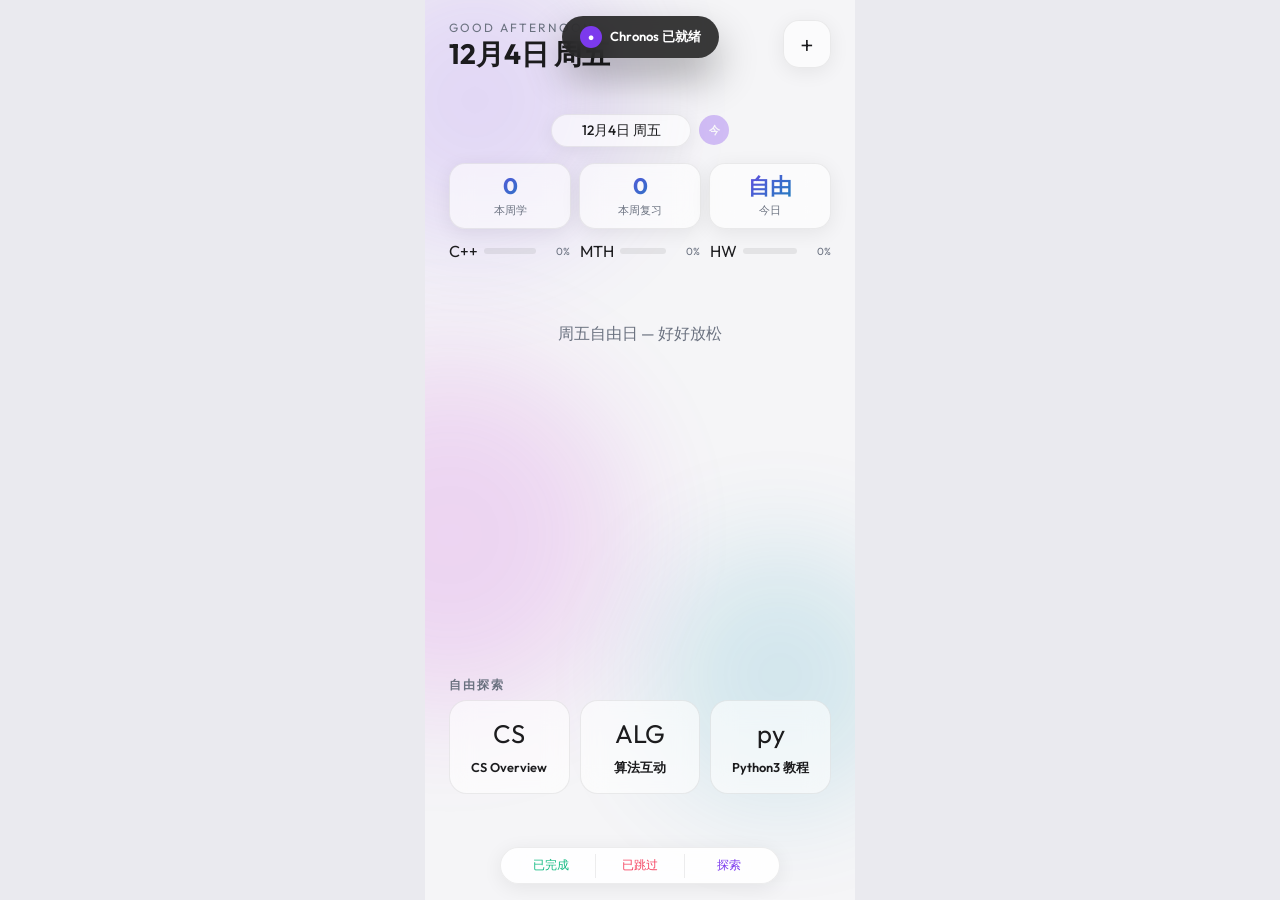
<file: index.html>
<!DOCTYPE html>
<html lang="zh">
<head>
  <meta charset="UTF-8">
  <meta name="viewport" content="width=device-width, initial-scale=1.0, maximum-scale=1.0, user-scalable=no, viewport-fit=cover">
  <meta name="apple-mobile-web-app-capable" content="yes">
  <meta name="apple-mobile-web-app-status-bar-style" content="black-translucent">
  <meta name="theme-color" content="#09090b">
  <title>Chronos · StudyClock</title>
  <link rel="manifest" href="manifest.json">
  <link href="https://fonts.googleapis.com/css2?family=Outfit:wght@300;400;500;600;700&display=swap" rel="stylesheet">
  <link rel="stylesheet" href="css/style.css?v=16">

  <!-- 仅用来消除“廉价感”的微调样式，绝对保留原有设计 -->
  <style>
    :root {
      /* 将原来的生硬单层阴影替换为多层柔和、带细微内发光的自然阴影，这是去除廉价卡片感的关键 */
      --shadow-card: 0 10px 25px -5px rgba(0, 0, 0, 0.4), inset 0 1px 0 rgba(255,255,255,0.06);
      --shadow-bar: 0 -4px 24px rgba(0, 0, 0, 0.4), inset 0 1px 0 rgba(255,255,255,0.05);
      
      /* 将原来过白的玻璃边框调暗一丢丢，使其与底色融合更自然 */
      --glass-border: rgba(255, 255, 255, 0.05);
    }

    body {
      -webkit-font-smoothing: antialiased;
      text-rendering: optimizeLegibility;
    }

    /* 优化玻璃态组件：添加自然平滑的阴影层与过渡 */
    .glass-btn, .nav-date, .stat-chip, .task-card, .capsule-bar {
      box-shadow: var(--shadow-card);
      border: 1px solid var(--glass-border);
    }
    
    .task-card {
      /* 略微降低卡片底色白度，使其不那么喧宾夺主 */
      background: var(--glass-bg);
    }

    .glass-sheet {
      border-top: 1px solid rgba(255, 255, 255, 0.08); /* 顶部高光，增加质感 */
      box-shadow: 0 -15px 40px rgba(0,0,0,0.6);
    }

    /* 优化发光按钮 (Glow Button)：去除像旧版霓虹灯一样的生硬散射，换为精致的 Bloom 绽放光晕 */
    .glow-primary {
      box-shadow: 0 6px 14px -2px rgba(var(--glow-primary-rgb), 0.4);
      border: 1px solid rgba(var(--glow-primary-rgb), 0.5) !important;
    }
    .glow-danger {
      box-shadow: 0 6px 14px -2px rgba(var(--glow-danger-rgb), 0.4);
      border: 1px solid rgba(var(--glow-danger-rgb), 0.5) !important;
    }
    .glow-success {
      box-shadow: 0 6px 14px -2px rgba(var(--glow-success-rgb), 0.4);
      border: 1px solid rgba(var(--glow-success-rgb), 0.5) !important;
    }
    
    .pill-btn {
      /* 稍微微调按钮的内外边距，使其看起来更扎实 */
      padding: 10px 20px;
    }

    /* 优化呼吸动画 (Breathe Animation)：调低闪烁程度，提升高级感 */
    @keyframes fab-breathe {
      0%,100% { box-shadow: 0 0 0 0 rgba(var(--glow-primary-rgb),0); }
      50%     { box-shadow: 0 0 16px 2px rgba(var(--glow-primary-rgb),0.3); }
    }

    @keyframes card-breathe {
      0%,100% { transform: scale(1); }
      50%     { transform: scale(1.004); box-shadow: var(--shadow-card), 0 0 20px rgba(var(--glow-primary-rgb),0.1); }
    }

    @keyframes breathe-glow {
      0%,100% { box-shadow: var(--shadow-card); }
      50%     { box-shadow: var(--shadow-card), 0 0 30px rgba(var(--glow-primary-rgb),0.22); }
    }

    /* 优化输入框：激活时增加微妙的光晕，而不是生硬的色彩块 */
    .glass-input:focus {
      outline: none;
      border-color: rgba(var(--glow-primary-rgb), 0.7);
      box-shadow: 0 0 0 3px rgba(var(--glow-primary-rgb), 0.15);
      background: rgba(128, 128, 128, 0.15);
    }

    /* 去除文字排版中的粗糙边缘 */
    .stat-num, .date-title {
      line-height: 1.1;
    }

    /* 去除图标，仅用排版和色彩作为分类标识 */
    .fab-child { width: auto !important; padding: 0 14px; border-radius: 18px !important; white-space: nowrap; font-weight: 600; letter-spacing: 0.5px; }
    .panel-head h2 { display: flex; align-items: center; }
  </style>
</head>
<body>

<!-- FAB 展开背景模糊 -->
<div class="fab-backdrop" id="fabBackdrop"></div>

<div id="app-frame">
  <!-- ═══ 极光呼吸背景 ═══ -->
  <div class="aurora-bg">
    <div class="gel-blob blob-1"></div>
    <div class="gel-blob blob-2"></div>
    <div class="gel-blob blob-3"></div>
  </div>

  <!-- ═══ Push 消息容器 ═══ -->
  <div id="push-container"></div>

  <!-- FAB + 裂殖菜单（右上角）-->
  <div class="fab-group" id="fabGroup">
    <button class="fab-main glass-btn" id="fabMain" aria-label="菜单">+</button>
    <button class="fab-child" data-action="schedule"><span class="fc-label" style="color: var(--glow-secondary)">日程</span></button>
    <button class="fab-child" data-action="settings"><span class="fc-label" style="color: var(--text-sub)">设置</span></button>
    <button class="fab-child" data-action="sync"><span class="fc-label" style="color: var(--glow-success)">同步</span></button>
    <button class="fab-child" data-action="appearance"><span class="fc-label" style="color: var(--glow-primary)">外观</span></button>
    <button class="fab-child" data-action="exam" id="fabExam"><span class="fc-label" style="color: var(--glow-warning, #FFB74D)">考试周</span></button>
  </div>

  <!-- ═══ Header ═══ -->
  <header>
    <div class="header-row">
      <div>
        <div class="greeting" id="greeting"></div>
        <div class="date-title" id="dateTitle"></div>
      </div>
    </div>
    <!-- 日期导航（点击弹日历，上下滑切日期）-->
    <nav class="date-nav">
      <button class="nav-date glass-pill" id="btnDatePicker">
        <span id="navDateText"></span>
      </button>
      <input type="date" id="hiddenDatePicker" class="sr-only">
      <button class="nav-today" id="btnToday">今</button>

      <!-- 自定义日期选择器 -->
      <div id="customDatePicker" class="custom-date-picker hidden">
        <div class="cdp-header">
          <button class="cdp-arrow" id="cdpPrevMonth">‹</button>
          <span class="cdp-month-label" id="cdpMonthLabel"></span>
          <button class="cdp-arrow" id="cdpNextMonth">›</button>
        </div>
        <div class="cdp-weekdays">
          <span>一</span><span>二</span><span>三</span><span>四</span><span>五</span><span>六</span><span>日</span>
        </div>
        <div class="cdp-grid" id="cdpGrid"></div>
        <label class="cdp-exam-toggle" id="cdpExamRow">
          <input type="checkbox" id="cdpExamCheck">
          <span>考试周模式</span>
        </label>
      </div>
    </nav>
  </header>

  <!-- ═══ 统计条 ═══ -->
  <section class="stats-strip" id="statsStrip">
    <div class="stat-chip">
      <span class="stat-num" id="weekLearned">0</span>
      <span class="stat-label">本周学</span>
    </div>
    <div class="stat-chip">
      <span class="stat-num" id="weekReviewed">0</span>
      <span class="stat-label">本周复习</span>
    </div>
    <div class="stat-chip">
      <span class="stat-num" id="daySlots">0</span>
      <span class="stat-label">今日</span>
    </div>
  </section>

  <!-- ═══ 进度环 ═══ -->
  <section class="progress-strip" id="progressStrip"></section>

  <!-- ═══ 时间线 ═══ -->
  <div id="timeline"></div>

  <!-- ═══ 周末推荐 ═══ -->
  <section id="weekendSection" class="hidden">
    <div class="section-label">自由探索</div>
    <div class="weekend-grid" id="weekendGrid"></div>
  </section>

  <!-- ═══ 抽屉面板 ═══ -->
  <div id="drawerPanel" class="overlay-panel hidden">
    <div class="panel-sheet glass-sheet">
      <div class="panel-head">
        <h2><span style="color: var(--glow-success); margin-right: 8px; font-size: 0.8em">●</span>已完成</h2>
        <div style="display:flex;gap:8px;align-items:center">
          <button class="pill-btn glass-pill-btn" id="btnHistory" style="font-size:.72rem;padding:5px 12px">历史</button>
          <button class="icon-btn" id="btnCloseDrawer">✕</button>
        </div>
      </div>
      <div id="drawerList" class="panel-list"></div>
      <div class="panel-empty hidden" id="drawerEmpty">还没有完成的任务</div>
    </div>
  </div>

  <!-- ═══ 历史完成记录面板 ═══ -->
  <div id="historyPanel" class="overlay-panel hidden">
    <div class="panel-sheet glass-sheet" style="max-height:80vh;overflow-y:auto">
      <div class="panel-head">
        <h2><span style="color: var(--glow-primary); margin-right: 8px; font-size: 0.8em">●</span>历史完成</h2>
        <button class="icon-btn" id="btnCloseHistory">✕</button>
      </div>
      <div id="historyList" class="panel-list"></div>
      <div class="panel-empty hidden" id="historyEmpty">暂无完成记录</div>
    </div>
  </div>

  <!-- ═══ 垃圾桶面板 ═══ -->
  <div id="trashPanel" class="overlay-panel hidden">
    <div class="panel-sheet glass-sheet">
      <div class="panel-head">
        <h2><span style="color: var(--glow-danger); margin-right: 8px; font-size: 0.8em">●</span>已跳过</h2>
        <button class="icon-btn" id="btnCloseTrash">✕</button>
      </div>
      <div id="trashList" class="panel-list"></div>
      <div class="panel-empty hidden" id="trashEmpty">还没有跳过的任务</div>
    </div>
  </div>

  <!-- ═══ 设置面板 ═══ -->
  <div id="settingsPanel" class="overlay-panel hidden">
    <div class="panel-sheet glass-sheet">
      <div class="panel-head">
        <h2><span style="color: var(--text-sub); margin-right: 8px; font-size: 0.8em">●</span>设置</h2>
        <button class="icon-btn" id="btnCloseSettings">✕</button>
      </div>
      <div class="setting-group">
        <label>iCal 订阅地址</label>
        <input type="url" id="inputIcalURL" class="glass-input" placeholder="https://...">
        <button class="pill-btn glow-primary" id="btnRefreshICal">刷新课表</button>
      </div>
      <div class="setting-group">
        <label>或者粘贴 iCal 内容</label>
        <textarea id="inputIcalText" class="glass-input" rows="5" placeholder="BEGIN:VCALENDAR..."></textarea>
        <button class="pill-btn glow-primary" id="btnParseICal">解析课表</button>
      </div>
      <div class="setting-group">
        <label>状态</label>
        <p class="text-sub" id="icalStatus">未加载</p>
      </div>
      <hr class="glass-divider">
      <div class="setting-group">
        <label>GitHub 同步</label>
        <input type="password" id="inputGHToken" class="glass-input" placeholder="GitHub Token (ghp_...)">
        <input type="text" id="inputGHRepo" class="glass-input" placeholder="用户名/仓库名">
        <div style="display:flex;gap:8px;align-items:center;margin-bottom:8px">
          <label style="white-space:nowrap;margin:0">保留</label>
          <input type="number" id="inputGHRetention" class="glass-input" value="30" style="width:80px;margin:0">
          <label style="margin:0">天</label>
        </div>
        <div style="display:flex;gap:8px">
          <button class="pill-btn glow-primary" id="btnSyncNow">立即同步</button>
          <button class="pill-btn glass-pill-btn" id="btnSyncClean">清理过期</button>
        </div>
        <p class="text-sub" id="syncStatus" style="margin-top:6px">未同步</p>
      </div>
      <hr class="glass-divider">
      <div class="setting-group">
        <button class="pill-btn glow-danger" id="btnResetProgress">重置所有进度</button>
      </div>
    </div>
  </div>



  <!-- ═══ 记忆日程 ═══ -->
  <div id="memoryPanel" class="overlay-panel hidden">
    <div class="panel-sheet glass-sheet">
      <div class="panel-head">
        <h2><span style="color: var(--glow-secondary); margin-right: 8px; font-size: 0.8em">●</span>记忆日程</h2>
        <button class="icon-btn" id="btnCloseMemory">✕</button>
      </div>
      <!-- 日期范围 -->
      <div class="setting-group">
        <label>生效日期范围</label>
        <div class="mem-range-row">
          <input type="date" id="memStart" class="glass-input">
          <span class="mem-range-sep">至</span>
          <input type="date" id="memEnd" class="glass-input">
        </div>
      </div>
      <!-- 星期标签页 -->
      <div class="mem-day-tabs" id="memDayTabs">
        <button class="mem-day-tab active" data-dow="1">一</button>
        <button class="mem-day-tab" data-dow="2">二</button>
        <button class="mem-day-tab" data-dow="3">三</button>
        <button class="mem-day-tab" data-dow="4">四</button>
        <button class="mem-day-tab" data-dow="5">五</button>
        <button class="mem-day-tab" data-dow="6">六</button>
        <button class="mem-day-tab" data-dow="0">日</button>
      </div>
      <!-- 当日事件列表 -->
      <div id="memEventsList" class="mem-events-list"></div>
      <button class="pill-btn glass-pill-btn" id="btnAddMemEvent" style="width:100%;justify-content:center;margin-top:10px">+ 添加课程</button>
      <hr class="glass-divider">
      <button class="pill-btn glow-primary" id="btnSaveMemory" style="width:100%;justify-content:center">保存日程模板</button>
      <!-- 已保存列表 -->
      <div id="memRangesList" class="mem-ranges-list"></div>
    </div>
  </div>

  <!-- ═══ 展开详情层（单击=信息 / 长按=计时）═══ -->
  <div id="expandLayer" class="expand-layer hidden">
    <div id="expandCard" class="expand-card glass-sheet">

      <!-- 单击展开：任务信息 -->
      <div id="expandInfoSection">
        <div class="expand-time" id="exTime"></div>
        <div class="expand-course" id="exCourse"></div>
        <div class="expand-title" id="exTitle"></div>
        <div class="expand-desc" id="exDesc"></div>
        <div class="expand-actions" id="exActions"></div>
      </div>

      <!-- 长按展开：任务 + 底部操作栏 / 转轮选择器 -->
      <div id="expandTimerSection" class="hidden">
        <!-- 第一屏：任务信息 + 底部双按钮栏 -->
        <div id="timerHome">
          <div class="expand-course" id="exTimerCourse"></div>
          <div class="expand-title" id="exTimerTitle"></div>
          <p class="text-sub" id="timerHomeStatus" style="margin-top:8px;text-align:center;font-size:.8rem"></p>
          <div class="timer-action-bar">
            <button class="timer-action-btn" id="btnShowAlarm">
              <span class="timer-action-label">闹钟</span>
              <span class="timer-action-sub" id="alarmBtnHint"></span>
            </button>
            <div class="timer-action-divider"></div>
            <button class="timer-action-btn" id="btnShowTimer">
              <span class="timer-action-label">计时</span>
              <span class="timer-action-sub" id="timerBtnHint"></span>
            </button>
          </div>
        </div>

        <!-- 第二屏：闹钟转轮 -->
        <div id="alarmWheelView" class="wheel-view hidden">
          <div class="wheel-header">
            <button class="wheel-back" id="btnAlarmBack">← 返回</button>
            <span class="wheel-title">设置闹钟</span>
          </div>
          <div class="wheel-container">
            <div class="wheel-col" id="wheelAlarmH" data-type="h24"></div>
            <div class="wheel-sep">:</div>
            <div class="wheel-col" id="wheelAlarmM" data-type="m60"></div>
          </div>
          <div class="wheel-highlight"></div>
          <div class="wheel-actions">
            <button class="pill-btn glow-primary" id="btnConfirmAlarm">设定</button>
            <button class="pill-btn glass-pill-btn" id="btnCancelAlarm">取消闹钟</button>
          </div>
        </div>

        <!-- 第三屏：计时转轮 -->
        <div id="timerWheelView" class="wheel-view hidden">
          <div class="wheel-header">
            <button class="wheel-back" id="btnTimerBack">← 返回</button>
            <span class="wheel-title" id="timerWheelTitle">设置计时</span>
          </div>
          <div class="wheel-container" id="timerWheelContainer">
            <div class="wheel-col" id="wheelTimerM" data-type="m99"></div>
            <div class="wheel-sep">:</div>
            <div class="wheel-col" id="wheelTimerS" data-type="s60"></div>
          </div>
          <div class="wheel-highlight"></div>
          <div class="wheel-actions">
            <button class="pill-btn glow-primary" id="btnTimerToggle">开始</button>
            <button class="pill-btn glass-pill-btn" id="btnTimerReset">重置</button>
          </div>
          <div class="timer-display" id="timerDisplay" style="display:none">25:00</div>
        </div>
      </div>

    </div>
  </div>

  <!-- ═══ 底部胶囊操作栏 ═══ -->
  <div class="bottom-bar">
    <div class="capsule-bar glass-pill">
      <button class="capsule-btn" id="btnDrawer">
        <span class="capsule-label" style="color: var(--glow-success)">已完成</span>
        <span class="capsule-badge hidden" id="drawerBadge">0</span>
      </button>
      <div class="capsule-divider"></div>
      <button class="capsule-btn" id="btnTrash">
        <span class="capsule-label" style="color: var(--glow-danger)">已跳过</span>
        <span class="capsule-badge hidden" id="trashBadge">0</span>
      </button>
      <div class="capsule-divider"></div>
      <button class="capsule-btn" id="btnExplore">
        <span class="capsule-label" style="color: var(--glow-primary)">探索</span>
      </button>
    </div>
  </div>

  <!-- ═══ 外观设置面板 ═══ -->
  <div id="appearancePanel" class="overlay-panel hidden">
    <div class="panel-sheet glass-sheet" style="max-height:85vh;overflow-y:auto">
      <div class="panel-head">
        <h2><span style="color: var(--glow-primary); margin-right: 8px; font-size: 0.8em">◎</span>外观</h2>
        <button class="icon-btn" id="btnCloseAppearance">✕</button>
      </div>

      <!-- 按钮颜色 -->
      <div class="appear-section">
        <div class="appear-section-title">按钮颜色</div>
        <div class="appear-row">
          <span class="appear-label">主色调</span>
          <input type="color" class="appear-color" id="apClrPrimary" data-var="--glow-primary">
        </div>
        <div class="appear-row">
          <span class="appear-label">辅助色</span>
          <input type="color" class="appear-color" id="apClrSecondary" data-var="--glow-secondary">
        </div>
        <div class="appear-row">
          <span class="appear-label">危险色</span>
          <input type="color" class="appear-color" id="apClrDanger" data-var="--glow-danger">
        </div>
        <div class="appear-row">
          <span class="appear-label">成功色</span>
          <input type="color" class="appear-color" id="apClrSuccess" data-var="--glow-success">
        </div>
      </div>

      <!-- 文字样式 -->
      <div class="appear-section">
        <div class="appear-section-title">文字</div>
        <div class="appear-row">
          <span class="appear-label">主文字色</span>
          <input type="color" class="appear-color" id="apClrTextMain" data-var="--text-main">
        </div>
        <div class="appear-row">
          <span class="appear-label">副文字色</span>
          <input type="color" class="appear-color" id="apClrTextSub" data-var="--text-sub">
        </div>
        <div class="appear-row">
          <span class="appear-label">基础字号</span>
          <input type="range" class="appear-range" id="apFontSize" min="12" max="22" step="1">
          <span class="appear-val" id="apFontSizeVal">16px</span>
        </div>
      </div>

      <!-- 卡片样式 -->
      <div class="appear-section">
        <div class="appear-section-title">卡片</div>
        <div class="appear-row">
          <span class="appear-label">卡片底色</span>
          <input type="color" class="appear-color" id="apClrCard" data-var="--card-tint">
        </div>
        <div class="appear-row">
          <span class="appear-label">卡片透明度</span>
          <input type="range" class="appear-range" id="apCardAlpha" min="0" max="100" step="1">
          <span class="appear-val" id="apCardAlphaVal">5%</span>
        </div>
      </div>

      <!-- 背景设置（预留） -->
      <div class="appear-section">
        <div class="appear-section-title">背景</div>
        <div class="appear-row" style="justify-content:center;color:var(--text-sub);font-size:.8rem">
          即将开放
        </div>
      </div>

      <hr class="glass-divider">
      <div style="display:flex;gap:8px">
        <button class="pill-btn glow-primary" id="btnApplyAppearance" style="flex:1">应用</button>
        <button class="pill-btn glass-pill-btn" id="btnResetAppearance" style="flex:1">重置</button>
      </div>
    </div>
  </div>

  <!-- ═══ 自由探索面板 ═══ -->
  <div id="explorePanel" class="overlay-panel hidden">
    <div class="panel-sheet glass-sheet">
      <div class="panel-head">
        <h2><span style="color: var(--glow-primary); margin-right: 8px; font-size: 0.8em">◈</span>自由探索</h2>
        <button class="icon-btn" id="btnCloseExplore">✕</button>
      </div>
      <div id="exploreList" class="explore-list"></div>
    </div>
  </div>
</div>

<script src="js/config.js?v=7"></script>
<script src="js/ical-parser.js?v=2"></script>
<script src="js/scheduler.js?v=9"></script>
<script src="js/memory-schedule.js?v=2"></script>
<script src="js/sync.js?v=2"></script>
<script src="js/app.js?v=12"></script>
</body>
</html>
</file>
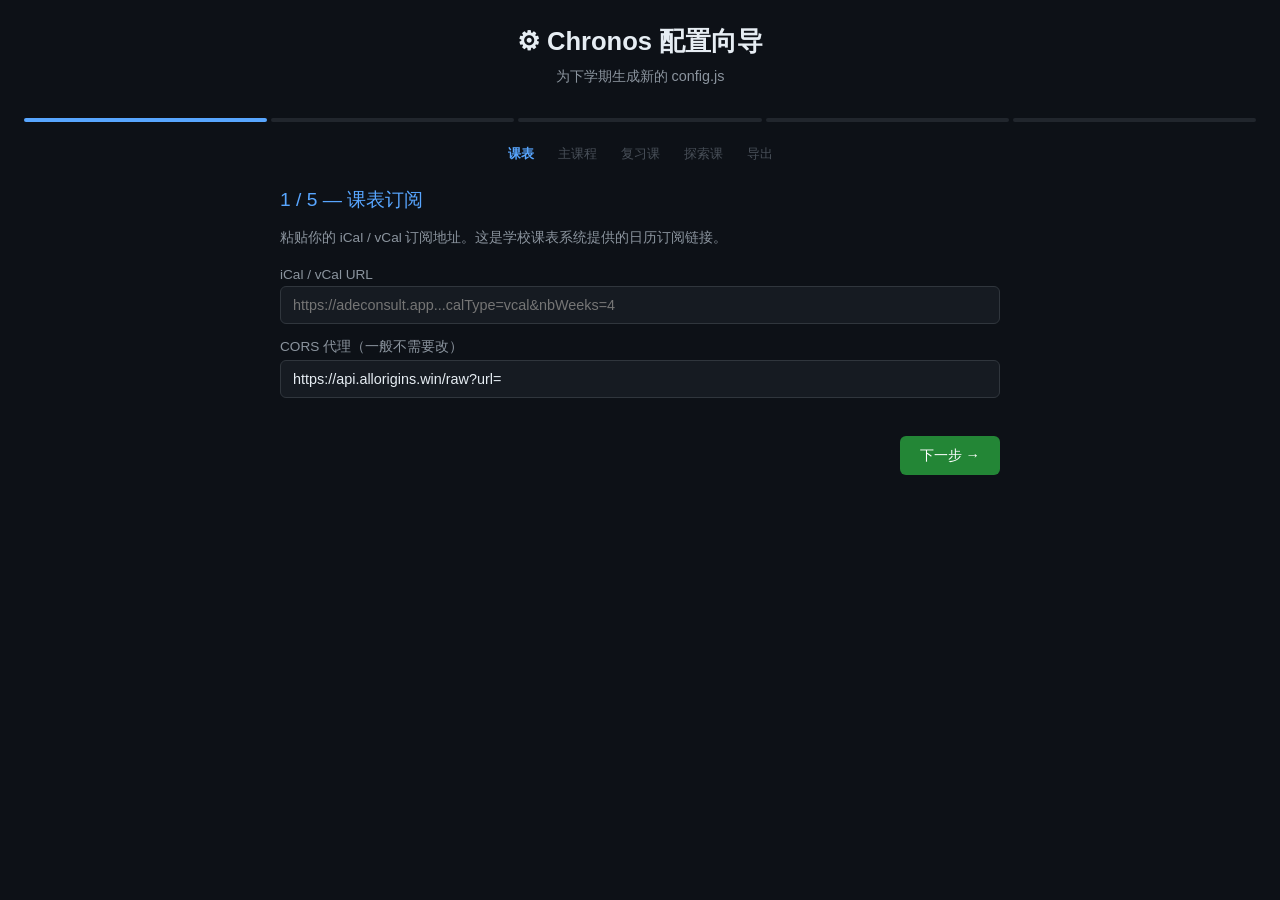
<file: setup.html>
<!DOCTYPE html>
<html lang="zh">
<head>
<meta charset="UTF-8">
<meta name="viewport" content="width=device-width, initial-scale=1.0">
<title>Chronos 配置向导</title>
<style>
  *, *::before, *::after { box-sizing: border-box; margin: 0; padding: 0; }
  body {
    font-family: -apple-system, 'Segoe UI', sans-serif;
    background: #0d1117; color: #e6edf3;
    min-height: 100vh; padding: 24px;
  }
  h1 { text-align: center; margin-bottom: 8px; font-size: 1.6rem; }
  .subtitle { text-align: center; color: #8b949e; margin-bottom: 32px; font-size: .9rem; }
  .step { display: none; max-width: 720px; margin: 0 auto; }
  .step.active { display: block; }
  .step-title { font-size: 1.2rem; margin-bottom: 16px; color: #58a6ff; }
  .step-desc { color: #8b949e; margin-bottom: 20px; font-size: .85rem; }

  label { display: block; font-size: .85rem; color: #8b949e; margin-bottom: 4px; }
  input, textarea, select {
    width: 100%; padding: 10px 12px; border: 1px solid #30363d;
    background: #161b22; color: #e6edf3; border-radius: 6px;
    font-size: .9rem; margin-bottom: 14px; outline: none;
  }
  input:focus, textarea:focus { border-color: #58a6ff; }
  textarea { resize: vertical; min-height: 80px; font-family: monospace; }

  .btn {
    padding: 10px 20px; border: none; border-radius: 6px;
    font-size: .9rem; cursor: pointer; font-weight: 500;
  }
  .btn-primary { background: #238636; color: #fff; }
  .btn-primary:hover { background: #2ea043; }
  .btn-secondary { background: #21262d; color: #c9d1d9; border: 1px solid #30363d; }
  .btn-secondary:hover { background: #30363d; }
  .btn-danger { background: #da3633; color: #fff; }
  .btn-danger:hover { background: #f85149; }
  .btn-small { padding: 6px 12px; font-size: .8rem; }

  .nav-row { display: flex; justify-content: space-between; margin-top: 24px; }

  /* Course card */
  .course-card {
    background: #161b22; border: 1px solid #30363d; border-radius: 8px;
    padding: 16px; margin-bottom: 12px; position: relative;
  }
  .course-card .remove-btn {
    position: absolute; top: 8px; right: 8px;
    background: none; border: none; color: #f85149; cursor: pointer; font-size: 1.1rem;
  }
  .course-header { display: flex; gap: 10px; flex-wrap: wrap; }
  .course-header input { flex: 1; min-width: 120px; }
  .course-header input.short { max-width: 80px; flex: 0 0 80px; }
  .course-header input[type="color"] { max-width: 50px; flex: 0 0 50px; padding: 2px; height: 38px; }

  /* Unit */
  .unit-block {
    margin: 10px 0 10px 12px; padding: 12px;
    border-left: 2px solid #30363d; background: #0d1117; border-radius: 0 6px 6px 0;
  }
  .unit-block input { margin-bottom: 8px; }
  .chapter-list { margin-left: 8px; }
  .chapter-row { display: flex; gap: 6px; margin-bottom: 6px; align-items: center; }
  .chapter-row input:first-child { flex: 1; }
  .chapter-row input:last-of-type { flex: 1.5; }
  .chapter-row button { flex-shrink: 0; }

  .add-row { display: flex; gap: 8px; margin-top: 8px; }

  /* Progress bar */
  .progress-bar { display: flex; gap: 4px; margin-bottom: 24px; }
  .progress-dot {
    flex: 1; height: 4px; border-radius: 2px; background: #21262d;
    transition: background .3s;
  }
  .progress-dot.done { background: #238636; }
  .progress-dot.current { background: #58a6ff; }

  /* Preview */
  #preview {
    background: #161b22; border: 1px solid #30363d; border-radius: 8px;
    padding: 16px; font-family: monospace; font-size: .8rem;
    white-space: pre-wrap; max-height: 60vh; overflow-y: auto;
    line-height: 1.5;
  }

  /* Steps indicator */
  .steps-indicator {
    display: flex; justify-content: center; gap: 24px; margin-bottom: 24px;
    font-size: .8rem; color: #484f58;
  }
  .steps-indicator span.active { color: #58a6ff; font-weight: 600; }
  .steps-indicator span.done { color: #238636; }

  /* Auto-fetch indicator */
  .fetch-status { font-size: .8rem; padding: 6px 10px; border-radius: 4px; margin-bottom: 10px; }
  .fetch-status.loading { background: #1c2128; color: #d29922; }
  .fetch-status.success { background: #1c2128; color: #3fb950; }
  .fetch-status.error { background: #1c2128; color: #f85149; }
</style>
</head>
<body>

<h1>⚙ Chronos 配置向导</h1>
<p class="subtitle">为下学期生成新的 config.js</p>

<div class="progress-bar" id="progressBar"></div>
<div class="steps-indicator" id="stepsIndicator"></div>

<!-- Step 1: iCal URL -->
<div class="step active" id="step-0">
  <div class="step-title">1 / 5 — 课表订阅</div>
  <div class="step-desc">粘贴你的 iCal / vCal 订阅地址。这是学校课表系统提供的日历订阅链接。</div>
  <label>iCal / vCal URL</label>
  <input type="url" id="icalURL" placeholder="https://adeconsult.app...calType=vcal&nbWeeks=4">
  <label>CORS 代理（一般不需要改）</label>
  <input type="text" id="corsProxy" value="https://api.allorigins.win/raw?url=">
  <div class="nav-row">
    <span></span>
    <button class="btn btn-primary" onclick="goStep(1)">下一步 →</button>
  </div>
</div>

<!-- Step 2: Advance courses (mainCourses) -->
<div class="step" id="step-1">
  <div class="step-title">2 / 5 — 主课程（Advance）</div>
  <div class="step-desc">
    添加你的学习网站。每门主课可以有多个单元（Unit），每个单元包含多个章节。<br>
    如果网站是多页面的（如 GitHub Pages），可以填写每章的具体 URL；<br>
    如果是 SPA 单页应用，所有章节填同一个 URL 即可。
  </div>
  <div id="mainCoursesList"></div>
  <button class="btn btn-secondary" onclick="addMainCourse()">+ 添加主课程</button>
  <div class="nav-row">
    <button class="btn btn-secondary" onclick="goStep(0)">← 上一步</button>
    <button class="btn btn-primary" onclick="goStep(2)">下一步 →</button>
  </div>
</div>

<!-- Step 3: Review courses (examCourses) -->
<div class="step" id="step-2">
  <div class="step-title">3 / 5 — 复习课程（Review / Exam）</div>
  <div class="step-desc">考试周模式下会替代主课程出现的复习网站。每门只需一个链接。</div>
  <div id="examCoursesList"></div>
  <button class="btn btn-secondary" onclick="addExamCourse()">+ 添加复习课程</button>
  <div class="nav-row">
    <button class="btn btn-secondary" onclick="goStep(1)">← 上一步</button>
    <button class="btn btn-primary" onclick="goStep(3)">下一步 →</button>
  </div>
</div>

<!-- Step 4: Weekend / Optional courses -->
<div class="step" id="step-3">
  <div class="step-title">4 / 5 — 周末 / 探索课程</div>
  <div class="step-desc">空闲时间可选的扩展学习资源。</div>
  <div id="weekendCoursesList"></div>
  <button class="btn btn-secondary" onclick="addWeekendCourse()">+ 添加探索课程</button>
  <div class="nav-row">
    <button class="btn btn-secondary" onclick="goStep(2)">← 上一步</button>
    <button class="btn btn-primary" onclick="goStep(4)">下一步 →</button>
  </div>
</div>

<!-- Step 5: Preview & Export -->
<div class="step" id="step-4">
  <div class="step-title">5 / 5 — 预览 & 导出</div>
  <div class="step-desc">检查生成的配置文件，确认无误后保存。</div>
  <pre id="preview"></pre>
  <div class="nav-row">
    <button class="btn btn-secondary" onclick="goStep(3)">← 上一步</button>
    <div style="display:flex;gap:8px;">
      <button class="btn btn-secondary" onclick="copyConfig()">📋 复制</button>
      <button class="btn btn-primary" onclick="downloadConfig()">💾 下载 config.js</button>
    </div>
  </div>
</div>

<script>
const TOTAL_STEPS = 5;
const STEP_NAMES = ['课表', '主课程', '复习课', '探索课', '导出'];
const COLORS = ['#4FC3F7', '#81C784', '#FFB74D', '#CE93D8', '#F48FB1', '#EF9A9A', '#80CBC4', '#A5D6A7'];
let currentStep = 0;

// ─── Data ───
let mainCourses = [];
let examCourses = [];
let weekendCourses = [];
let courseIdCounter = 0;

function uid() { return 'c' + (++courseIdCounter); }

// ─── Navigation ───
function goStep(n) {
  currentStep = n;
  document.querySelectorAll('.step').forEach((el, i) => {
    el.classList.toggle('active', i === n);
  });
  updateProgress();
  if (n === 4) renderPreview();
}

function updateProgress() {
  const bar = document.getElementById('progressBar');
  const ind = document.getElementById('stepsIndicator');
  bar.innerHTML = '';
  ind.innerHTML = '';
  for (let i = 0; i < TOTAL_STEPS; i++) {
    const dot = document.createElement('div');
    dot.className = 'progress-dot' + (i < currentStep ? ' done' : i === currentStep ? ' current' : '');
    bar.appendChild(dot);
    const sp = document.createElement('span');
    sp.textContent = STEP_NAMES[i];
    sp.className = i < currentStep ? 'done' : i === currentStep ? 'active' : '';
    ind.appendChild(sp);
  }
}

// ─── Main Courses ───
function addMainCourse() {
  const id = uid();
  mainCourses.push({
    _id: id,
    id: '',
    name: '',
    color: COLORS[mainCourses.length % COLORS.length],
    icon: '',
    baseURL: '',
    units: []
  });
  renderMainCourses();
}

function removeMainCourse(id) {
  mainCourses = mainCourses.filter(c => c._id !== id);
  renderMainCourses();
}

function addUnit(courseId) {
  const c = mainCourses.find(c => c._id === courseId);
  if (c) {
    c.units.push({ title: '', chapters: [{ title: '', url: '' }] });
    renderMainCourses();
  }
}

function removeUnit(courseId, ui) {
  const c = mainCourses.find(c => c._id === courseId);
  if (c) { c.units.splice(ui, 1); renderMainCourses(); }
}

function addChapter(courseId, ui) {
  const c = mainCourses.find(c => c._id === courseId);
  if (c) { c.units[ui].chapters.push({ title: '', url: '' }); renderMainCourses(); }
}

function removeChapter(courseId, ui, ci) {
  const c = mainCourses.find(c => c._id === courseId);
  if (c && c.units[ui].chapters.length > 1) {
    c.units[ui].chapters.splice(ci, 1);
    renderMainCourses();
  }
}

function syncMainField(id, field, value) {
  const c = mainCourses.find(c => c._id === id);
  if (c) c[field] = value;
}

function syncUnitTitle(id, ui, value) {
  const c = mainCourses.find(c => c._id === id);
  if (c) c.units[ui].title = value;
}

function syncChapter(id, ui, ci, field, value) {
  const c = mainCourses.find(c => c._id === id);
  if (c) c.units[ui].chapters[ci][field] = value;
}

function fillAllChapterURLs(courseId, ui) {
  const c = mainCourses.find(c => c._id === courseId);
  if (!c) return;
  const base = c.baseURL.replace(/\/$/, '');
  if (!base) return;
  c.units[ui].chapters.forEach((ch, ci) => {
    if (!ch.url) ch.url = base;
  });
  renderMainCourses();
}

function renderMainCourses() {
  const el = document.getElementById('mainCoursesList');
  el.innerHTML = mainCourses.map(c => `
    <div class="course-card">
      <button class="remove-btn" onclick="removeMainCourse('${c._id}')">✕</button>
      <div class="course-header">
        <div><label>课程 ID</label><input class="short" value="${esc(c.id)}" placeholder="cpp" oninput="syncMainField('${c._id}','id',this.value)"></div>
        <div style="flex:1"><label>名称</label><input value="${esc(c.name)}" placeholder="C++ 全栈" oninput="syncMainField('${c._id}','name',this.value)"></div>
        <div><label>图标</label><input class="short" value="${esc(c.icon)}" placeholder="C++" oninput="syncMainField('${c._id}','icon',this.value)"></div>
        <div><label>颜色</label><input type="color" value="${c.color}" oninput="syncMainField('${c._id}','color',this.value)"></div>
      </div>
      <label>Base URL（SPA 全填此地址）</label>
      <input value="${esc(c.baseURL)}" placeholder="https://..." oninput="syncMainField('${c._id}','baseURL',this.value)">
      ${c.units.map((u, ui) => `
        <div class="unit-block">
          <div style="display:flex;justify-content:space-between;align-items:center;margin-bottom:6px;">
            <strong style="font-size:.85rem;color:#58a6ff;">单元 ${ui + 1}</strong>
            <button class="btn btn-danger btn-small" onclick="removeUnit('${c._id}',${ui})">删除单元</button>
          </div>
          <input value="${esc(u.title)}" placeholder="单元标题（如 OOP 面向对象）" oninput="syncUnitTitle('${c._id}',${ui},this.value)">
          <div class="chapter-list">
            ${u.chapters.map((ch, ci) => `
              <div class="chapter-row">
                <input value="${esc(ch.title)}" placeholder="章节标题" oninput="syncChapter('${c._id}',${ui},${ci},'title',this.value)">
                <input value="${esc(ch.url)}" placeholder="章节 URL" oninput="syncChapter('${c._id}',${ui},${ci},'url',this.value)">
                <button class="btn btn-danger btn-small" onclick="removeChapter('${c._id}',${ui},${ci})">✕</button>
              </div>
            `).join('')}
          </div>
          <div class="add-row">
            <button class="btn btn-secondary btn-small" onclick="addChapter('${c._id}',${ui})">+ 章节</button>
            <button class="btn btn-secondary btn-small" onclick="fillAllChapterURLs('${c._id}',${ui})">填充空 URL = Base URL</button>
          </div>
        </div>
      `).join('')}
      <button class="btn btn-secondary btn-small" style="margin-top:8px" onclick="addUnit('${c._id}')">+ 添加单元</button>
    </div>
  `).join('');
}

// ─── Exam / Review Courses ───
function addExamCourse() {
  examCourses.push({ _id: uid(), id: '', name: '', color: COLORS[(examCourses.length + 3) % COLORS.length], icon: 'REV', url: '' });
  renderExamCourses();
}
function removeExamCourse(id) {
  examCourses = examCourses.filter(c => c._id !== id);
  renderExamCourses();
}
function syncExamField(id, field, value) {
  const c = examCourses.find(c => c._id === id);
  if (c) c[field] = value;
}
function renderExamCourses() {
  const el = document.getElementById('examCoursesList');
  el.innerHTML = examCourses.map(c => `
    <div class="course-card">
      <button class="remove-btn" onclick="removeExamCourse('${c._id}')">✕</button>
      <div class="course-header">
        <div><label>ID</label><input class="short" value="${esc(c.id)}" placeholder="review_mc2" oninput="syncExamField('${c._id}','id',this.value)"></div>
        <div style="flex:1"><label>名称</label><input value="${esc(c.name)}" placeholder="MC2 复习" oninput="syncExamField('${c._id}','name',this.value)"></div>
        <div><label>图标</label><input class="short" value="${esc(c.icon)}" placeholder="REV" oninput="syncExamField('${c._id}','icon',this.value)"></div>
        <div><label>颜色</label><input type="color" value="${c.color}" oninput="syncExamField('${c._id}','color',this.value)"></div>
      </div>
      <label>URL</label>
      <input value="${esc(c.url)}" placeholder="https://..." oninput="syncExamField('${c._id}','url',this.value)">
    </div>
  `).join('');
}

// ─── Weekend Courses ───
function addWeekendCourse() {
  weekendCourses.push({ _id: uid(), id: '', name: '', color: COLORS[(weekendCourses.length + 5) % COLORS.length], icon: '', url: '' });
  renderWeekendCourses();
}
function removeWeekendCourse(id) {
  weekendCourses = weekendCourses.filter(c => c._id !== id);
  renderWeekendCourses();
}
function syncWeekendField(id, field, value) {
  const c = weekendCourses.find(c => c._id === id);
  if (c) c[field] = value;
}
function renderWeekendCourses() {
  const el = document.getElementById('weekendCoursesList');
  el.innerHTML = weekendCourses.map(c => `
    <div class="course-card">
      <button class="remove-btn" onclick="removeWeekendCourse('${c._id}')">✕</button>
      <div class="course-header">
        <div><label>ID</label><input class="short" value="${esc(c.id)}" placeholder="algo" oninput="syncWeekendField('${c._id}','id',this.value)"></div>
        <div style="flex:1"><label>名称</label><input value="${esc(c.name)}" placeholder="算法互动" oninput="syncWeekendField('${c._id}','name',this.value)"></div>
        <div><label>图标</label><input class="short" value="${esc(c.icon)}" placeholder="ALG" oninput="syncWeekendField('${c._id}','icon',this.value)"></div>
        <div><label>颜色</label><input type="color" value="${c.color}" oninput="syncWeekendField('${c._id}','color',this.value)"></div>
      </div>
      <label>URL</label>
      <input value="${esc(c.url)}" placeholder="https://..." oninput="syncWeekendField('${c._id}','url',this.value)">
    </div>
  `).join('');
}

// ─── Config Generation ───
function generateConfig() {
  const ical = document.getElementById('icalURL').value.trim();
  const proxy = document.getElementById('corsProxy').value.trim();

  const mainStr = mainCourses.map(c => {
    const unitsStr = c.units.map(u => {
      const chStr = u.chapters
        .filter(ch => ch.title || ch.url)
        .map(ch => `            { title: '${jsEsc(ch.title)}', url: '${jsEsc(ch.url)}' }`)
        .join(',\n');
      return `        {\n          title: '${jsEsc(u.title)}',\n          chapters: [\n${chStr}\n          ]\n        }`;
    }).join(',\n');
    return `    {\n      id: '${jsEsc(c.id)}',\n      name: '${jsEsc(c.name)}',\n      color: '${c.color}',\n      icon: '${jsEsc(c.icon)}',\n      baseURL: '${jsEsc(c.baseURL)}',\n      units: [\n${unitsStr}\n      ]\n    }`;
  }).join(',\n');

  const examStr = examCourses.map(c =>
    `    {\n      id: '${jsEsc(c.id)}',\n      name: '${jsEsc(c.name)}',\n      color: '${c.color}',\n      icon: '${jsEsc(c.icon)}',\n      url: '${jsEsc(c.url)}'\n    }`
  ).join(',\n');

  const weekendStr = weekendCourses.map(c =>
    `    {\n      id: '${jsEsc(c.id)}',\n      name: '${jsEsc(c.name)}',\n      color: '${c.color}',\n      icon: '${jsEsc(c.icon)}',\n      url: '${jsEsc(c.url)}'\n    }`
  ).join(',\n');

  return `// ═══════════════════════════════════════════════════
//  学习课程配置 — 由 Chronos 配置向导生成
//  生成时间: ${new Date().toLocaleString('zh-CN')}
// ═══════════════════════════════════════════════════

const CONFIG = {
  icalURL: '${jsEsc(ical)}',
  corsProxy: '${jsEsc(proxy)}',

  dayStart: '08:00',
  dayEnd: '23:30',
  sessionMinutes: 40,
  bufferMinutes: 5,
  minSlotMinutes: 45,
  weeklyUnits: 3,
  chaptersPerUnit: 4,
  maxDailySessions: 4,
  freeDays: [5],
  commuteMinutes: 120,

  // ─── 主课程 ───
  mainCourses: [
${mainStr}
  ],

  // ─── 周末 / 探索课程 ───
  weekendCourses: [
${weekendStr}
  ],

  // ─── 考试周复习课程 ───
  examCourses: [
${examStr}
  ]
};
`;
}

function renderPreview() {
  document.getElementById('preview').textContent = generateConfig();
}

function copyConfig() {
  navigator.clipboard.writeText(generateConfig()).then(() => {
    alert('已复制到剪贴板！');
  });
}

function downloadConfig() {
  const blob = new Blob([generateConfig()], { type: 'text/javascript' });
  const a = document.createElement('a');
  a.href = URL.createObjectURL(blob);
  a.download = 'config.js';
  a.click();
  URL.revokeObjectURL(a.href);
}

// ─── Utilities ───
function esc(s) { return (s || '').replace(/&/g,'&amp;').replace(/"/g,'&quot;').replace(/</g,'&lt;'); }
function jsEsc(s) { return (s || '').replace(/\\/g, '\\\\').replace(/'/g, "\\'"); }

// ─── Init ───
updateProgress();
</script>
</body>
</html>
</file>
<file: css/style.css>
﻿/* 鈺愨晲鈺愨晲鈺愨晲鈺愨晲鈺愨晲鈺愨晲鈺愨晲鈺愨晲鈺愨晲鈺愨晲鈺愨晲鈺愨晲鈺愨晲鈺愨晲鈺愨晲鈺愨晲鈺愨晲鈺愨晲鈺愨晲鈺愨晲鈺愨晲鈺愨晲鈺愨晲鈺?*/
/*  Chronos 路 StudyClock 鈥?Adaptive Aurora Theme   */
/* 鈺愨晲鈺愨晲鈺愨晲鈺愨晲鈺愨晲鈺愨晲鈺愨晲鈺愨晲鈺愨晲鈺愨晲鈺愨晲鈺愨晲鈺愨晲鈺愨晲鈺愨晲鈺愨晲鈺愨晲鈺愨晲鈺愨晲鈺愨晲鈺愨晲鈺愨晲鈺愨晲鈺?*/

:root {
  --bg-deep: #09090b;
  --bg-page: #000;
  --glass-bg: rgba(255,255,255,0.05);
  --glass-border: rgba(255,255,255,0.1);
  --glass-sheet-bg: rgba(26,26,30,0.92);
  --text-main: #ffffff;
  --text-sub: #a1a1aa;
  --glow-primary: #8b5cf6;
  --glow-primary-rgb: 139,92,246;
  --glow-secondary: #06b6d4;
  --glow-secondary-rgb: 6,182,212;
  --glow-danger: #f43f5e;
  --glow-danger-rgb: 244,63,94;
  --glow-success: #10b981;
  --glow-success-rgb: 16,185,129;
  --shadow-card: 0 8px 24px rgba(0,0,0,0.3);
  --shadow-bar: 0 12px 36px rgba(0,0,0,0.5);
  --radius: 24px;
  --safe-top: env(safe-area-inset-top, 0px);
  --safe-bottom: env(safe-area-inset-bottom, 0px);
  --blob-opacity: 0.45;
  --push-bg: rgba(255,255,255,0.88);
  --push-color: #000;
}

/* 鈹€鈹€鈹€ 鐧藉ぉ鏄庝寒涓婚 鈹€鈹€鈹€ */
body.light-theme {
  --bg-deep: #f5f5f7;
  --bg-page: #eaeaef;
  --glass-bg: rgba(255,255,255,0.6);
  --glass-border: rgba(0,0,0,0.07);
  --glass-sheet-bg: rgba(255,255,255,0.9);
  --text-main: #1c1c1e;
  --text-sub: #6b7280;
  --glow-primary: #7c3aed;
  --glow-primary-rgb: 124,58,237;
  --glow-secondary: #0891b2;
  --glow-secondary-rgb: 8,145,178;
  --shadow-card: 0 4px 20px rgba(0,0,0,0.07);
  --shadow-bar: 0 8px 24px rgba(0,0,0,0.09);
  --blob-opacity: 0.15;
  --push-bg: rgba(30,30,30,0.88);
  --push-color: #fff;
}

* { margin:0; padding:0; box-sizing:border-box;
    user-select:none; -webkit-tap-highlight-color:transparent;
    font-family:'Outfit',sans-serif; }

html { font-size:16px; -webkit-text-size-adjust:100%; }

body {
  background: var(--bg-page);
  color: var(--text-main);
  display: flex;
  justify-content: center;
  min-height: 100vh;
  min-height: 100dvh;
  overflow-x: hidden;
  -webkit-font-smoothing: antialiased;
  touch-action: pan-y;
  transition: background .8s ease, color .5s ease;
}

.hidden { display: none !important; }

/* 鈹€鈹€鈹€鈹€鈹€鈹€鈹€鈹€鈹€鈹€鈹€鈹€鈹€鈹€鈹€ App Frame 鈹€鈹€鈹€鈹€鈹€鈹€鈹€鈹€鈹€鈹€鈹€鈹€鈹€鈹€鈹€ */
#app-frame {
  width: 100vw;
  max-width: 430px;
  min-height: 100vh;
  min-height: 100dvh;
  position: relative;
  background: var(--bg-deep);
  overflow-x: hidden;
  overflow-y: auto;
  display: flex;
  flex-direction: column;
  padding-bottom: 90px;
  transition: background .8s ease;
}

/* 鏃ユ湡鍒囨崲婊戝姩杩囨浮 */
#app-frame.slide-up   #timeline { animation: slideUp .35s ease both; }
#app-frame.slide-down #timeline { animation: slideDown .35s ease both; }
@keyframes slideUp {
  from { opacity:0; transform:translateY(30px); }
  to   { opacity:1; transform:translateY(0); }
}
@keyframes slideDown {
  from { opacity:0; transform:translateY(-30px); }
  to   { opacity:1; transform:translateY(0); }
}

/* 鈹€鈹€鈹€鈹€鈹€鈹€鈹€鈹€鈹€鈹€鈹€鈹€鈹€鈹€鈹€ 鏋佸厜鑳屾櫙 鈹€鈹€鈹€鈹€鈹€鈹€鈹€鈹€鈹€鈹€鈹€鈹€鈹€鈹€鈹€ */
.aurora-bg {
  position: fixed;
  top: 0; left: 50%;
  transform: translateX(-50%);
  width: 430px; height: 100vh;
  z-index: 0;
  pointer-events: none;
  overflow: hidden;
}
.gel-blob {
  position: absolute;
  filter: blur(60px);
  opacity: var(--blob-opacity);
  border-radius: 50%;
  animation: float-gel 15s infinite alternate ease-in-out;
  transition: opacity 1s ease;
}
.blob-1 { width:300px; height:300px; background:var(--glow-primary); top:-50px; left:-100px; }
.blob-2 { width:250px; height:250px; background:var(--glow-secondary); bottom:100px; right:-50px; animation-delay:-5s; }
.blob-3 { width:350px; height:350px; background:#c026d3; top:40%; left:-150px; animation-delay:-10s; }

@keyframes float-gel {
  0%   { transform: translate(0,0) scale(1) rotate(0deg); }
  100% { transform: translate(50px,80px) scale(1.2) rotate(45deg); }
}

/* 鈹€鈹€鈹€鈹€鈹€鈹€鈹€鈹€鈹€鈹€鈹€鈹€鈹€鈹€鈹€ Push Pill 閫氱煡 鈹€鈹€鈹€鈹€鈹€鈹€鈹€鈹€鈹€鈹€鈹€鈹€鈹€鈹€鈹€ */
#push-container {
  position: fixed;
  top: calc(var(--safe-top) + 16px);
  left: 0; right: 0;
  display: flex;
  justify-content: center;
  z-index: 500;
  pointer-events: none;
}
.push-pill {
  background: var(--push-bg);
  backdrop-filter: blur(10px);
  color: var(--push-color);
  padding: 10px 18px;
  border-radius: 30px;
  font-weight: 600;
  font-size: 13px;
  display: flex;
  align-items: center;
  gap: 8px;
  box-shadow: 0 20px 40px rgba(0,0,0,0.3);
  transform: translateY(-80px) scale(0.5);
  opacity: 0;
  pointer-events: auto;
}
.push-icon {
  width:22px; height:22px;
  background: var(--glow-primary);
  color: #fff;
  border-radius: 50%;
  display:flex; justify-content:center; align-items:center;
  font-size: 11px;
}

/* 鈹€鈹€鈹€鈹€鈹€鈹€鈹€鈹€鈹€鈹€鈹€鈹€鈹€鈹€鈹€ Header 鈹€鈹€鈹€鈹€鈹€鈹€鈹€鈹€鈹€鈹€鈹€鈹€鈹€鈹€鈹€ */
header {
  position: relative;
  z-index: 220;
  padding: calc(var(--safe-top) + 20px) 24px 6px;
}
body.overlay-active header,
body.overlay-active .fab-group,
body.overlay-active .date-nav {
  z-index: 1 !important;
}
.header-row {
  display: flex;
  justify-content: space-between;
  align-items: flex-start;
}
.greeting {
  font-size: 12px;
  color: var(--text-sub);
  text-transform: uppercase;
  letter-spacing: 2px;
  margin-bottom: 4px;
}
.date-title {
  font-size: 28px;
  font-weight: 700;
  color: var(--text-main);
}

/* 鈹€鈹€鈹€ Icon Btn 鈹€鈹€鈹€ */
.icon-btn {
  background: none; border: none;
  font-size: 1.2rem; color: var(--text-sub);
  cursor: pointer; padding: 8px; border-radius: 50%;
  transition: background .2s;
}
.icon-btn:active { background: rgba(128,128,128,0.15); }
.glass-btn {
  background: var(--glass-bg);
  border: 1px solid var(--glass-border);
  border-radius: 16px;
  width: 48px; height: 48px;
  display: flex; align-items: center; justify-content: center;
}

/* 鈺愨晲鈺愨晲鈺愨晲鈺愨晲鈺愨晲鈺愨晲鈺愨晲鈺愨晲鈺愨晲鈺愨晲鈺愨晲鈺愨晲鈺愨晲鈺愨晲鈺愨晲鈺愨晲鈺愨晲鈺愨晲鈺愨晲鈺?
   FAB 瑁傛畺鑿滃崟 (Cell Division)
   鈺愨晲鈺愨晲鈺愨晲鈺愨晲鈺愨晲鈺愨晲鈺愨晲鈺愨晲鈺愨晲鈺愨晲鈺愨晲鈺愨晲鈺愨晲鈺愨晲鈺愨晲鈺愨晲鈺愨晲鈺愨晲鈺愨晲鈺?*/
.fab-group {
  position: absolute;
  top: calc(var(--safe-top) + 20px);
  right: 24px;
  width: 48px; height: 48px;
  z-index: 260;
}
/* FAB 展开时的背景模糊遮罩 */
.fab-backdrop {
  position:fixed; inset:0; z-index:250;
  background:rgba(0,0,0,0.15);
  backdrop-filter:blur(6px); -webkit-backdrop-filter:blur(6px);
  opacity:0; pointer-events:none;
  transition:opacity .3s ease;
}
.fab-backdrop.active {
  opacity:1; pointer-events:auto;
}
.fab-main {
  font-size: 1.6rem;
  font-weight: 300;
  color: var(--text-main);
  transition: transform .4s cubic-bezier(0.34,1.56,0.64,1);
  z-index: 5;
  position: relative;
  animation: fab-breathe 4s ease-in-out infinite;
}
@keyframes fab-breathe {
  0%,100% { box-shadow: 0 0 0 0 rgba(var(--glow-primary-rgb),0); }
  50%     { box-shadow: 0 0 18px 4px rgba(var(--glow-primary-rgb),0.2); }
}
.fab-group.expanded .fab-main {
  transform: rotate(45deg);
  animation: none;
}
.fab-child {
  position: absolute;
  top: 6px; right: 0;
  height: 36px;
  padding: 0 14px;
  border-radius: 18px;
  background: var(--glass-bg);
  border: 1px solid var(--glass-border);
  backdrop-filter: blur(12px);
  -webkit-backdrop-filter: blur(12px);
  display: flex; align-items: center; justify-content: center;
  font-size: .78rem;
  opacity: 0;
  transform: scale(0);
  transition: all .4s cubic-bezier(0.34,1.56,0.64,1);
  cursor: pointer;
  pointer-events: none;
  box-shadow: var(--shadow-card);
  white-space: nowrap;
}
.fc-label { font-weight: 600; font-size: .78rem; }
.fab-group.expanded .fab-child {
  opacity: 1; pointer-events: auto;
}
/* 瑁傛畺浣嶇疆锛氫粠涓績鍚戝乏涓嬫柟鎵囧舰灞曞紑 */
/* 裂殖位置：从主按钮向左垂直排列 */
.fab-group.expanded .fab-child:nth-child(2) {
  transform: translate(-68px, 0px) scale(1);
  transition-delay: 0s;
}
.fab-group.expanded .fab-child:nth-child(3) {
  transform: translate(-68px, 48px) scale(1);
  transition-delay: .05s;
}
.fab-group.expanded .fab-child:nth-child(4) {
  transform: translate(-68px, 96px) scale(1);
  transition-delay: .1s;
}
.fab-group.expanded .fab-child:nth-child(5) {
  transform: translate(-68px, 144px) scale(1);
  transition-delay: .15s;
}

/* 鈹€鈹€鈹€ Date Nav 鈹€鈹€鈹€ */
.date-nav {
  display: flex;
  align-items: center;
  justify-content: center;
  gap: 8px;
  padding: 8px 0 4px;
  margin-top: 36px;
}
.nav-date {
  background: var(--glass-bg);
  border: 1px solid var(--glass-border);
  color: var(--text-main);
  font-size: .85rem;
  font-weight: 500;
  padding: 6px 20px;
  border-radius: 20px;
  cursor: pointer;
  min-width: 140px;
  text-align: center;
  transition: border-color .2s;
}
.nav-date:active { border-color: var(--glow-primary); }
.nav-today {
  background: var(--glow-primary);
  border: none;
  color: #fff;
  font-size: .7rem;
  font-weight: 700;
  width: 30px; height: 30px;
  border-radius: 50%;
  cursor: pointer;
  transition: transform .15s, opacity .2s;
}
.nav-today:active { transform: scale(0.9); }
.nav-today.is-today { opacity: 0.3; pointer-events: none; }
.sr-only { position: absolute; width:0; height:0; opacity:0; pointer-events:none; }

/* 自定义日历选择器 */
.custom-date-picker {
  position:absolute; top:100%; left:50%; transform:translateX(-50%);
  margin-top:8px;
  width:280px;
  background:var(--glass-bg);
  border:1px solid var(--glass-border);
  border-radius:20px;
  padding:16px;
  backdrop-filter:blur(24px);
  -webkit-backdrop-filter:blur(24px);
  box-shadow:var(--shadow-card);
  z-index:200;
}
.custom-date-picker.hidden { display:none; }
.date-nav { position:relative; z-index:210; }
.cdp-header {
  display:flex; align-items:center; justify-content:space-between;
  margin-bottom:12px;
}
.cdp-month-label {
  font-size:.85rem; font-weight:600; color:var(--text-main);
}
.cdp-arrow {
  background:none; border:none; color:var(--text-sub);
  font-size:1.4rem; cursor:pointer; padding:2px 8px;
  border-radius:8px; transition:background .15s;
}
.cdp-arrow:active { background:rgba(128,128,128,0.15); }
.cdp-weekdays {
  display:grid; grid-template-columns:repeat(7, 1fr);
  text-align:center; font-size:.65rem; color:var(--text-sub);
  font-weight:600; letter-spacing:.04em;
  margin-bottom:6px;
}
.cdp-grid {
  display:grid; grid-template-columns:repeat(7, 1fr);
  gap:2px;
}
.cdp-day {
  width:34px; height:34px; margin:auto;
  display:flex; align-items:center; justify-content:center;
  font-size:.8rem; font-weight:500; color:var(--text-main);
  background:none; border:none; border-radius:50%;
  cursor:pointer; transition:background .15s, color .15s;
}
.cdp-day:active { background:rgba(128,128,128,0.15); }
.cdp-empty { pointer-events:none; }
.cdp-today {
  color:var(--glow-primary); font-weight:700;
}
.cdp-selected {
  background:var(--glow-primary) !important;
  color:#fff !important; font-weight:700;
}
.cdp-exam-toggle {
  display:flex; align-items:center; gap:8px;
  padding:8px 4px 2px; margin-top:4px;
  font-size:.78rem; color:var(--text-sub);
  cursor:pointer; user-select:none;
  border-top:1px solid rgba(128,128,128,0.15);
}
.cdp-exam-toggle input[type="checkbox"] {
  accent-color:var(--glow-warning, #FFB74D);
  width:15px; height:15px;
}

/* 鈹€鈹€鈹€鈹€鈹€鈹€鈹€鈹€鈹€鈹€鈹€鈹€鈹€鈹€鈹€ Stats Strip 鈹€鈹€鈹€鈹€鈹€鈹€鈹€鈹€鈹€鈹€鈹€鈹€鈹€鈹€鈹€ */
.stats-strip {
  position: relative; z-index: 10;
  display: flex; gap: 8px;
  padding: 6px 24px 2px;
}
.stat-chip {
  flex: 1;
  background: var(--glass-bg);
  border: 1px solid var(--glass-border);
  backdrop-filter: blur(12px);
  -webkit-backdrop-filter: blur(12px);
  border-radius: 16px;
  padding: 10px 8px;
  text-align: center;
}
.stat-num {
  display: block; font-size: 1.4rem; font-weight: 700;
  background: linear-gradient(135deg, var(--glow-primary), var(--glow-secondary));
  -webkit-background-clip: text;
  -webkit-text-fill-color: transparent;
  background-clip: text;
}
.stat-label { font-size: .68rem; color: var(--text-sub); margin-top: 2px; }

/* 鈹€鈹€鈹€鈹€鈹€鈹€鈹€鈹€鈹€鈹€鈹€鈹€鈹€鈹€鈹€ Progress Strip 鈹€鈹€鈹€鈹€鈹€鈹€鈹€鈹€鈹€鈹€鈹€鈹€鈹€鈹€鈹€ */
.progress-strip {
  position: relative; z-index: 10;
  display: flex; gap: 10px;
  padding: 10px 24px 6px;
  align-items: center;
}
.progress-item { flex:1; display:flex; align-items:center; gap:6px; }
.progress-icon { font-size: 1rem; }
.progress-bar-track {
  flex:1; height:6px;
  background: rgba(128,128,128,0.15);
  border-radius: 3px;
  overflow: hidden;
}
.progress-bar-fill { height:100%; border-radius:3px; transition: width .6s ease; }
.progress-pct { font-size: .65rem; color: var(--text-sub); min-width: 28px; text-align: right; }

/* 鈹€鈹€鈹€鈹€鈹€鈹€鈹€鈹€鈹€鈹€鈹€鈹€鈹€鈹€鈹€ Timeline 鈹€鈹€鈹€鈹€鈹€鈹€鈹€鈹€鈹€鈹€鈹€鈹€鈹€鈹€鈹€ */
#timeline {
  position: relative; z-index: 10;
  flex: 1;
  padding: 8px 24px 16px;
  display: flex;
  flex-direction: column;
  gap: 14px;
}
.section-label {
  font-size: .75rem; color: var(--text-sub);
  text-transform: uppercase; letter-spacing: 2px;
  font-weight: 600; padding: 6px 0;
}

/* 鈹€鈹€鈹€ Swipeable Card Container 鈹€鈹€鈹€ */
.task-container {
  position: relative; width: 100%;
  border-radius: var(--radius);
  overflow: hidden;
}
.swipe-actions {
  position: absolute; inset: 0;
  display: flex; justify-content: space-between;
  align-items: center; padding: 0 20px; z-index: 1;
}
.action-btn {
  width:40px; height:40px; border-radius:50%;
  display:flex; justify-content:center; align-items:center;
  color:#fff; font-size:16px; font-weight:bold;
  opacity:0; transition: opacity .2s;
}
.btn-archive { background:var(--glow-success); box-shadow:0 0 15px rgba(var(--glow-success-rgb),0.4); }
.btn-skip    { background:var(--glow-danger);  box-shadow:0 0 15px rgba(var(--glow-danger-rgb),0.4); }

/* 鈺愨晲鈺愨晲鈺愨晲鈺愨晲鈺愨晲鈺愨晲鈺愨晲鈺愨晲鈺愨晲鈺愨晲鈺愨晲鈺愨晲鈺愨晲鈺愨晲鈺愨晲鈺愨晲鈺愨晲鈺愨晲鈺愨晲鈺?
   Task Card + 鍛煎惛鍔ㄧ敾
   鈺愨晲鈺愨晲鈺愨晲鈺愨晲鈺愨晲鈺愨晲鈺愨晲鈺愨晲鈺愨晲鈺愨晲鈺愨晲鈺愨晲鈺愨晲鈺愨晲鈺愨晲鈺愨晲鈺愨晲鈺愨晲鈺愨晲鈺?*/
.task-card {
  position: relative; z-index: 2;
  background: var(--glass-bg);
  backdrop-filter: blur(20px);
  -webkit-backdrop-filter: blur(20px);
  border: 1px solid var(--glass-border);
  border-radius: var(--radius);
  padding: 16px 18px;
  display: flex;
  align-items: center;
  gap: 14px;
  box-shadow: var(--shadow-card);
  cursor: grab;
  will-change: transform;
  transform-origin: center;
  touch-action: pan-y;
  /* 鍛煎惛鍔ㄧ敾 */
  animation: card-breathe 4s ease-in-out infinite;
}
@keyframes card-breathe {
  0%,100% { transform: scale(1); }
  50%     { transform: scale(1.008); box-shadow: var(--shadow-card), 0 0 20px rgba(var(--glow-primary-rgb),0.08); }
}
.task-card:active { cursor: grabbing; animation: none; }
.task-card.task-done-overlay { animation: none; }

/* 褰撳墠娲昏穬鍗＄墖 鈥?鑳朵綋鍙樺舰瑕嗙洊鍛煎惛 */
.task-card.active-gel {
  background: var(--glass-bg);
  border: 1px solid rgba(255,255,255,0.3);
  animation: gel-morph 6s ease-in-out infinite alternate, breathe-glow 3s ease-in-out infinite;
}
body.light-theme .task-card.active-gel {
  background: var(--glass-bg);
  border-color: rgba(0,0,0,0.12);
}
@keyframes gel-morph {
  0%   { border-radius:28px 20px 24px 22px / 20px 28px 22px 24px; }
  50%  { border-radius:20px 28px 22px 24px / 28px 20px 24px 22px; }
  100% { border-radius:24px 22px 28px 20px / 22px 24px 20px 28px; }
}
@keyframes breathe-glow {
  0%,100% { box-shadow: var(--shadow-card); }
  50%     { box-shadow: var(--shadow-card), 0 0 28px rgba(var(--glow-primary-rgb),0.18); }
}

/* 鍗＄墖鍐呭鎺掔増 */
.task-time {
  font-size:14px; font-weight:600;
  color:var(--text-main); opacity:.8;
  min-width:42px; text-align:right;
  font-variant-numeric: tabular-nums;
}
.task-indicator {
  width:10px; height:10px; border-radius:50%;
  background:rgba(128,128,128,0.15);
  border:2px solid rgba(128,128,128,0.3);
  flex-shrink:0;
  transition: all .3s;
}
.active-gel .task-indicator {
  background:#fff; border-color:#fff; box-shadow:0 0 12px #fff;
}
body.light-theme .active-gel .task-indicator {
  background:var(--glow-primary); border-color:var(--glow-primary);
  box-shadow:0 0 12px var(--glow-primary);
}
.task-info { flex:1; min-width:0; }
.task-course {
  font-size:.68rem; font-weight:600;
  text-transform:uppercase; letter-spacing:.05em;
  margin-bottom:2px;
}
.task-title {
  font-size:1rem; font-weight:600;
  color:var(--text-main); margin-bottom:2px;
  white-space:nowrap; overflow:hidden; text-overflow:ellipsis;
}
.task-desc { font-size:.75rem; color:var(--text-sub); }

/* 鈺愨晲鈺愨晲鈺愨晲鈺愨晲鈺愨晲鈺愨晲鈺愨晲鈺愨晲鈺愨晲鈺愨晲鈺愨晲鈺愨晲鈺愨晲鈺愨晲鈺愨晲鈺愨晲鈺愨晲鈺愨晲鈺愨晲鈺?
   闀挎寜鑱氱劍妯″紡 (Focus Mode)
   鈺愨晲鈺愨晲鈺愨晲鈺愨晲鈺愨晲鈺愨晲鈺愨晲鈺愨晲鈺愨晲鈺愨晲鈺愨晲鈺愨晲鈺愨晲鈺愨晲鈺愨晲鈺愨晲鈺愨晲鈺愨晲鈺愨晲鈺?*/
/* 鑱氱劍鏃讹細鍏朵粬鍏冪礌鍏ㄩ儴妯＄硦鍚庨€€ */
body.focus-mode .stats-strip,
body.focus-mode .progress-strip,
body.focus-mode .date-nav,
body.focus-mode #weekendSection,
body.focus-mode .bottom-bar {
  filter: blur(6px);
  opacity: 0.2;
  pointer-events: none;
  transition: filter .4s, opacity .4s;
}
body.focus-mode .fade-in:not(.card-focused) {
  filter: blur(5px);
  opacity: 0.15;
  pointer-events: none;
  transition: filter .4s, opacity .4s;
}
body.focus-mode .card-focused {
  filter: none;
  opacity: 1;
}
.card-focused .task-card {
  transform: scale(1.04) !important;
  border: 1px solid rgba(var(--glow-primary-rgb),0.5);
  box-shadow: 0 16px 48px rgba(var(--glow-primary-rgb),0.25);
  animation: none !important;
}
/* 鑱氱劍澶囨敞鍖?*/
.task-notes {
  display: none;
  padding: 10px 18px 14px;
  background: var(--glass-bg);
  border: 1px solid var(--glass-border);
  border-top: none;
  border-radius: 0 0 var(--radius) var(--radius);
  margin-top: -1px;
}
.card-focused .task-notes { display: block; }
.task-notes-content {
  font-size: .82rem;
  color: var(--text-sub);
  line-height: 1.5;
}
.task-notes-actions {
  display: flex; gap: 8px; margin-top: 10px;
}

/* 宸插畬鎴愬彔鍔?*/
.task-done-overlay { opacity: .35; }
.task-done-overlay .task-title { text-decoration: line-through; }

/* 璇剧▼浜嬩欢鍗＄墖 */
.class-card {
  background: var(--glass-bg);
  backdrop-filter: blur(12px);
  border: 1px solid var(--glass-border);
  border-radius: var(--radius);
  padding: 12px 18px;
  display: flex; align-items: center; gap: 14px;
  opacity: .5;
}
.class-card .task-time { opacity:.6; }
.class-label {
  font-size:.6rem; color:var(--text-sub);
  text-transform:uppercase; letter-spacing:.04em;
}

/* 鈹€鈹€鈹€ Empty State 鈹€鈹€鈹€ */
.empty-state {
  text-align:center; padding:48px 20px; color:var(--text-sub);
}
.empty-state .emoji { font-size:3rem; display:block; margin-bottom:12px; }

/* 鈹€鈹€鈹€鈹€鈹€鈹€鈹€鈹€鈹€鈹€鈹€鈹€鈹€鈹€鈹€ Weekend Grid 鈹€鈹€鈹€鈹€鈹€鈹€鈹€鈹€鈹€鈹€鈹€鈹€鈹€鈹€鈹€ */
#weekendSection {
  position:relative; z-index:10;
  padding:0 24px 16px;
}
.weekend-grid { display:grid; grid-template-columns:repeat(2,1fr); gap:10px; }
.weekend-card {
  background:var(--glass-bg);
  border:1px solid var(--glass-border);
  backdrop-filter:blur(12px);
  border-radius:18px; padding:16px; text-align:center;
  text-decoration:none; color:var(--text-main);
  transition:transform .15s;
}
.weekend-card:active { transform:scale(0.96); }
.weekend-card .wk-icon { font-size:1.6rem; display:block; margin-bottom:6px; }
.weekend-card .wk-name { font-size:.8rem; font-weight:600; }

/* ═══ Explore List (in panel) ═══ */
.explore-list {
  display:flex; flex-direction:column; gap:8px;
  padding:4px 0 8px;
  max-height:60vh; overflow-y:auto;
}
.explore-item {
  display:flex; align-items:center; gap:14px;
  padding:14px 16px;
  background:var(--glass-bg);
  border:1px solid var(--glass-border);
  border-radius:16px;
  text-decoration:none; color:var(--text-main);
  transition:transform .15s, background .15s;
}
.explore-item:active { transform:scale(0.97); background:rgba(var(--glow-primary-rgb),0.06); }
.explore-item .exp-icon {
  width:40px; height:40px;
  border-radius:12px;
  display:flex; align-items:center; justify-content:center;
  font-size:.85rem; font-weight:700; color:#fff;
  flex-shrink:0;
}
.explore-item .exp-name { font-size:.88rem; font-weight:600; }

/* 鈹€鈹€鈹€鈹€鈹€鈹€鈹€鈹€鈹€鈹€鈹€鈹€鈹€鈹€鈹€ Overlay Panels 鈹€鈹€鈹€鈹€鈹€鈹€鈹€鈹€鈹€鈹€鈹€鈹€鈹€鈹€鈹€ */
.overlay-panel {
  position:fixed; inset:0;
  background:rgba(0,0,0,0.25);
  z-index:300;
  display:flex; align-items:flex-end; justify-content:center;
}
.panel-sheet {
  width:100%; max-width:430px; max-height:82vh;
  overflow-y:auto;
  border-radius:28px 28px 0 0;
  padding:24px 22px calc(var(--safe-bottom) + 24px);
}
.glass-sheet {
  background: var(--glass-sheet-bg);
  border:1px solid var(--glass-border);
  backdrop-filter:blur(24px);
  -webkit-backdrop-filter:blur(24px);
}
.panel-head {
  display:flex; justify-content:space-between;
  align-items:center; margin-bottom:18px;
  position:sticky; top:0; z-index:2;
  background:inherit; padding-bottom:8px;
}
.panel-head h2 { font-size:1.1rem; font-weight:600; }
.panel-list {
  display:flex; flex-direction:column; gap:8px;
  max-height:55vh; overflow-y:auto;
}
.panel-list-item {
  background:var(--glass-bg);
  border:1px solid var(--glass-border);
  border-radius:16px; padding:12px 16px;
  display:flex; align-items:center; gap:10px;
}
.panel-list-item .task-info { flex:1; min-width:0; }
.panel-list-item .task-title { font-size:.88rem; }
.panel-list-item .task-course { font-size:.62rem; }
.panel-empty { text-align:center; padding:32px; color:var(--text-sub); font-size:.88rem; }

/* ─── History Day Groups ─── */
.history-day-group { margin-bottom:12px; }
.history-day-label {
  font-size:.7rem; font-weight:600; color:var(--text-sub);
  padding:4px 0 6px 4px; letter-spacing:.04em;
}

/* ─── Appearance Panel ─── */
.appear-section {
  margin-bottom: 16px;
}
.appear-section-title {
  font-size: .72rem; font-weight: 700; color: var(--text-sub);
  text-transform: uppercase; letter-spacing: 1.5px;
  margin-bottom: 10px;
  padding-bottom: 4px;
  border-bottom: 1px solid var(--glass-border);
}
.appear-row {
  display: flex; align-items: center; gap: 10px;
  margin-bottom: 10px;
}
.appear-label {
  flex: 1; font-size: .82rem; color: var(--text-main);
}
.appear-color {
  width: 36px; height: 36px; border: none; border-radius: 10px;
  background: none; cursor: pointer; padding: 0;
  -webkit-appearance: none; appearance: none;
}
.appear-color::-webkit-color-swatch-wrapper { padding: 2px; }
.appear-color::-webkit-color-swatch {
  border-radius: 8px; border: 2px solid var(--glass-border);
}
.appear-range {
  flex: 1; max-width: 140px;
  -webkit-appearance: none; appearance: none;
  height: 4px; border-radius: 2px;
  background: var(--glass-border);
  outline: none;
}
.appear-range::-webkit-slider-thumb {
  -webkit-appearance: none; appearance: none;
  width: 18px; height: 18px; border-radius: 50%;
  background: var(--glow-primary);
  cursor: pointer; border: 2px solid rgba(255,255,255,0.3);
}
.appear-val {
  font-size: .75rem; color: var(--text-sub);
  min-width: 36px; text-align: right;
}

/* 鈹€鈹€鈹€ Setting Group 鈹€鈹€鈹€ */
.setting-group { margin-bottom:14px; }
.setting-group label {
  display:block; font-size:.78rem; color:var(--text-sub);
  margin-bottom:5px; font-weight:600;
}
.glass-input {
  width:100%;
  background: rgba(128,128,128,0.1);
  border:1px solid var(--glass-border);
  border-radius:12px;
  padding:10px 14px; color:var(--text-main);
  font-size:.85rem; font-family:inherit;
  margin-bottom:8px;
}
.glass-input:focus { outline:none; border-color:var(--glow-primary); }
.text-sub { font-size:.8rem; color:var(--text-sub); }
.glass-divider { border:none; border-top:1px solid var(--glass-border); margin:16px 0; }
.pill-btn {
  display:inline-flex; align-items:center; gap:6px;
  padding:9px 18px; border:none; border-radius:30px;
  font-size:.82rem; font-weight:600; cursor:pointer;
  color:#fff; transition:transform .1s;
  touch-action:manipulation; -webkit-tap-highlight-color:transparent;
}
.pill-btn:active { transform:scale(0.96); }
.glow-primary { background:var(--glow-primary); }
.glow-danger  { background:var(--glow-danger); }
.glow-success { background:var(--glow-success); }
.glass-pill-btn {
  background:var(--glass-bg);
  border:1px solid var(--glass-border);
  color:var(--text-main);
}

/* 鈹€鈹€鈹€鈹€鈹€鈹€鈹€鈹€鈹€鈹€鈹€鈹€鈹€鈹€鈹€ Expand Layer 鈹€鈹€鈹€鈹€鈹€鈹€鈹€鈹€鈹€鈹€鈹€鈹€鈹€鈹€鈹€ */
.expand-layer {
  position:fixed; inset:0; z-index:300;
  background:rgba(0,0,0,0.45);
  backdrop-filter:blur(16px);
  -webkit-backdrop-filter:blur(16px);
  display:flex; justify-content:center; align-items:center;
  padding:24px;
  opacity:0; pointer-events:none;
  transition:opacity .35s ease;
}
.expand-layer.visible { opacity:1; pointer-events:auto; }
.expand-layer.visible .expand-card { transform:scale(1) translateY(0); }
.expand-card {
  width:100%; max-width:380px;
  border-radius:30px; padding:28px 24px;
  color:var(--text-main);
  display:flex; flex-direction:column; gap:14px;
  transform:scale(0.85) translateY(40px);
  transition:transform .45s cubic-bezier(0.34,1.56,0.64,1);
}
.expand-close { display:none; }
.expand-time  { font-size:48px; font-weight:200; }
.expand-course { font-size:.75rem; text-transform:uppercase; letter-spacing:.06em; color:var(--text-sub); }
.expand-title { font-size:1.3rem; font-weight:600; }
.expand-desc  { font-size:.85rem; color:var(--text-sub); line-height:1.5; }
.expand-actions { display:flex; gap:10px; margin-top:8px; flex-wrap:wrap; }
.expand-actions a,
.expand-actions button { flex:1; min-width:100px; text-align:center; text-decoration:none; }

/* 展开卡片内嵌计时/闹钟 */
/* ─── 长按卡片：底部操作栏 ─── */
.timer-action-bar {
  display:flex; align-items:stretch;
  margin-top:auto;
  border-top:1px solid var(--glass-border);
  margin-left:-24px; margin-right:-24px; margin-bottom:-24px;
  border-radius:0 0 var(--radius) var(--radius);
  overflow:hidden;
}
.timer-action-btn {
  flex:1; display:flex; flex-direction:column; align-items:center; justify-content:center;
  gap:2px; padding:16px 0;
  background:none; border:none; cursor:pointer;
  transition:background .15s;
}
.timer-action-btn:active { background:rgba(128,128,128,0.1); }
.timer-action-label { font-size:1rem; font-weight:600; color:var(--text-main); }
.timer-action-sub { font-size:.7rem; color:var(--text-sub); }
.timer-action-divider { width:1px; background:var(--glass-border); }

/* ─── 转轮视图 ─── */
.wheel-view {
  display:flex; flex-direction:column; gap:12px;
}
.wheel-view.hidden { display:none !important; }
.wheel-header {
  display:flex; align-items:center; gap:12px;
}
.wheel-back {
  background:none; border:none; color:var(--glow-primary);
  font-size:.85rem; font-weight:600; cursor:pointer;
  padding:4px 0;
}
.wheel-title {
  font-size:.9rem; font-weight:600; color:var(--text-sub);
}

/* iOS 风格转轮容器 */
.wheel-container {
  display:flex; align-items:center; justify-content:center;
  gap:0; position:relative;
  height:180px; overflow:hidden;
  margin:4px 0;
}
.wheel-sep {
  font-size:2rem; font-weight:300; color:var(--text-sub);
  width:20px; text-align:center; z-index:2;
}
.wheel-col {
  width:80px; height:180px;
  overflow-y:scroll;
  scroll-snap-type:y mandatory;
  -webkit-overflow-scrolling:touch;
  position:relative; z-index:1;
  /* Hide scrollbar */
  scrollbar-width:none;
  -ms-overflow-style:none;
}
.wheel-col::-webkit-scrollbar { display:none; }
.wheel-item {
  height:36px; display:flex; align-items:center; justify-content:center;
  scroll-snap-align:center;
  font-size:1.6rem; font-weight:300;
  color:var(--text-sub);
  opacity:0.35;
  transition:opacity .15s, color .15s, font-weight .15s;
}
.wheel-item.active {
  opacity:1; color:var(--text-main); font-weight:500;
}
/* 选中行高亮条 */
.wheel-highlight {
  position:absolute;
  left:10%; right:10%;
  top:50%; transform:translateY(-50%);
  height:38px;
  border-top:1.5px solid var(--glass-border);
  border-bottom:1.5px solid var(--glass-border);
  background:rgba(var(--glow-primary-rgb),0.06);
  border-radius:10px;
  pointer-events:none;
  z-index:0;
}
.wheel-container ~ .wheel-highlight { position:relative; margin-top:-109px; margin-bottom:71px; }

.wheel-actions {
  display:flex; gap:10px; justify-content:center;
  padding-top:4px;
}
.wheel-actions .pill-btn { min-width:100px; justify-content:center; }

/* 收起卡片右侧迷你计时/闹钟指示 */
.card-mini-timer {
  position:absolute; right:12px; top:50%; transform:translateY(-50%);
  display:flex; flex-direction:column; align-items:flex-end; gap:2px;
  pointer-events:none;
}
.mini-timer-display {
  font-size:.72rem; font-weight:600;
  font-variant-numeric:tabular-nums;
  color:var(--glow-primary);
  background:rgba(var(--glow-primary-rgb),0.12);
  padding:2px 8px; border-radius:8px;
}
.mini-alarm-display {
  font-size:.68rem; font-weight:500;
  color:var(--glow-danger);
  background:rgba(var(--glow-danger-rgb),0.1);
  padding:2px 8px; border-radius:8px;
}

/* 鈹€鈹€鈹€鈹€鈹€鈹€鈹€鈹€鈹€鈹€鈹€鈹€鈹€鈹€鈹€ Bottom Capsule Bar 鈹€鈹€鈹€鈹€鈹€鈹€鈹€鈹€鈹€鈹€鈹€鈹€鈹€鈹€鈹€ */
.bottom-bar {
  position:fixed;
  bottom:calc(var(--safe-bottom) + 16px);
  left:0; right:0;
  display:flex; justify-content:center;
  z-index:100;
  pointer-events:none;
}
.capsule-bar {
  display:flex; align-items:center;
  background: var(--glass-sheet-bg);
  border:1px solid var(--glass-border);
  backdrop-filter:blur(20px);
  -webkit-backdrop-filter:blur(20px);
  border-radius:50px;
  padding:2px 6px; gap:0;
  box-shadow:var(--shadow-bar);
  pointer-events:auto;
  min-width:280px;
}
.capsule-btn {
  display:flex; align-items:center; gap:6px;
  background:none; border:none;
  color:var(--text-sub);
  font-size:.78rem; font-weight:500;
  padding:7px 24px; border-radius:40px;
  cursor:pointer; position:relative;
  transition:background .2s, color .2s;
  flex:1; justify-content:center;
}
.capsule-btn:active {
  background:rgba(128,128,128,0.12);
  color:var(--text-main);
}
.capsule-icon { font-size:1.1rem; }
.capsule-label { font-size:.78rem; }
.capsule-divider { width:1px; height:24px; background:var(--glass-border); }
.capsule-badge {
  position:absolute; top:4px; right:6px;
  min-width:16px; height:16px;
  background:var(--glow-primary);
  color:#fff; font-size:.6rem; font-weight:700;
  border-radius:8px;
  display:flex; align-items:center; justify-content:center;
  padding:0 4px;
}

/* 鈺愨晲鈺愨晲鈺愨晲鈺愨晲鈺愨晲鈺愨晲鈺愨晲鈺愨晲鈺愨晲鈺愨晲鈺愨晲鈺愨晲鈺愨晲鈺愨晲鈺愨晲鈺愨晲鈺愨晲鈺愨晲鈺愨晲鈺?
   璁℃椂鍣?& 闂归挓
   鈺愨晲鈺愨晲鈺愨晲鈺愨晲鈺愨晲鈺愨晲鈺愨晲鈺愨晲鈺愨晲鈺愨晲鈺愨晲鈺愨晲鈺愨晲鈺愨晲鈺愨晲鈺愨晲鈺愨晲鈺愨晲鈺愨晲鈺?*/
.timer-sheet { text-align:center; }
.timer-display {
  font-size:64px; font-weight:200;
  color:var(--text-main);
  font-variant-numeric:tabular-nums;
  padding:20px 0;
  letter-spacing:2px;
}
.timer-controls {
  display:flex; gap:12px; justify-content:center;
  margin-bottom:18px;
}
.timer-controls .pill-btn { min-width:90px; justify-content:center; }
.timer-presets {
  display:flex; gap:10px; justify-content:center;
}
.timer-preset {
  background:var(--glass-bg);
  border:1px solid var(--glass-border);
  color:var(--text-sub); border-radius:20px;
  padding:6px 16px; font-size:.8rem; font-weight:500;
  cursor:pointer; transition:all .2s;
}
.timer-preset.active {
  background:var(--glow-primary);
  border-color:var(--glow-primary);
  color:#fff;
}
.alarm-time-input {
  font-size:2rem; text-align:center;
  padding:16px; border-radius:16px;
  font-weight:300;
}

/* ═══════════ 记忆日程面板 ═══════════ */
.mem-range-row {
  display:flex; gap:8px; align-items:center;
}
.mem-range-row .glass-input { flex:1; }
.mem-range-sep {
  color:var(--text-sub); font-size:.85rem;
  flex-shrink:0;
}
.mem-day-tabs {
  display:flex; gap:4px; margin:12px 0 10px;
  overflow-x:auto; -webkit-overflow-scrolling:touch;
}
.mem-day-tab {
  flex:1; min-width:0; padding:7px 0;
  border:1px solid var(--glass-border);
  background:var(--glass-bg);
  color:var(--text-sub);
  border-radius:10px; font-size:.82rem; font-weight:500;
  cursor:pointer; transition:all .2s;
  text-align:center;
}
.mem-day-tab.active {
  background:var(--glow-primary);
  border-color:var(--glow-primary);
  color:#fff;
}
.mem-events-list {
  display:flex; flex-direction:column; gap:8px;
  max-height:260px; overflow-y:auto;
  padding:2px 0;
}
.mem-event-row {
  display:grid;
  grid-template-columns:1fr auto auto 28px;
  gap:6px; align-items:center;
  background:var(--glass-bg);
  border:1px solid var(--glass-border);
  border-radius:12px; padding:8px 10px;
  animation:fadeIn .25s ease both;
}
.mem-event-row input[type="text"] {
  font-size:.82rem; padding:6px 8px;
  border:1px solid var(--glass-border);
  border-radius:8px; background:transparent;
  color:var(--text-main);
  min-width:0;
}
.mem-event-row input[type="time"] {
  font-size:.78rem; padding:4px 6px;
  border:1px solid var(--glass-border);
  border-radius:8px; background:transparent;
  color:var(--text-main); width:90px;
}
.mem-del-btn {
  background:none; border:none;
  color:var(--text-sub); font-size:1rem;
  cursor:pointer; padding:0; line-height:1;
  opacity:.6; transition:opacity .2s;
}
.mem-del-btn:hover { opacity:1; color:#ef4444; }
.mem-ranges-list {
  margin-top:12px;
  display:flex; flex-direction:column; gap:6px;
}
.mem-range-card {
  display:flex; justify-content:space-between;
  align-items:center;
  background:var(--glass-bg);
  border:1px solid var(--glass-border);
  border-radius:12px; padding:10px 12px;
}
.mem-range-info {
  font-size:.82rem; color:var(--text-main);
  font-weight:500;
}
.mem-range-info small {
  display:block; color:var(--text-sub);
  font-weight:400; margin-top:2px;
}
.mem-range-actions {
  display:flex; gap:6px;
}
.mem-range-actions button {
  background:var(--glass-bg);
  border:1px solid var(--glass-border);
  color:var(--text-sub); border-radius:8px;
  padding:4px 10px; font-size:.78rem;
  cursor:pointer; transition:all .2s;
}
.mem-range-actions button:hover {
  border-color:var(--glow-primary);
  color:var(--glow-primary);
}
.mem-range-actions button.danger:hover {
  border-color:#ef4444; color:#ef4444;
}

/* 鈹€鈹€鈹€鈹€鈹€鈹€鈹€鈹€鈹€鈹€鈹€鈹€鈹€鈹€鈹€ Animations 鈹€鈹€鈹€鈹€鈹€鈹€鈹€鈹€鈹€鈹€鈹€鈹€鈹€鈹€鈹€ */
@keyframes fadeIn {
  from { opacity:0; transform:translateY(12px); }
  to   { opacity:1; transform:translateY(0); }
}
.fade-in { animation:fadeIn .35s ease both; }
.fade-in:nth-child(1)  { animation-delay:0s; }
.fade-in:nth-child(2)  { animation-delay:.04s; }
.fade-in:nth-child(3)  { animation-delay:.08s; }
.fade-in:nth-child(4)  { animation-delay:.12s; }
.fade-in:nth-child(5)  { animation-delay:.16s; }
.fade-in:nth-child(6)  { animation-delay:.2s; }
.fade-in:nth-child(7)  { animation-delay:.24s; }
.fade-in:nth-child(8)  { animation-delay:.28s; }
.fade-in:nth-child(9)  { animation-delay:.32s; }
.fade-in:nth-child(10) { animation-delay:.36s; }

@keyframes flyLeft  { to { transform:translateX(-120%) rotate(-8deg); opacity:0; } }
@keyframes flyRight { to { transform:translateX(120%) rotate(8deg); opacity:0; } }

/* 鈹€鈹€鈹€ Scrollbar 鈹€鈹€鈹€ */
::-webkit-scrollbar { width:3px; }
::-webkit-scrollbar-track { background:transparent; }
::-webkit-scrollbar-thumb { background:rgba(128,128,128,0.15); border-radius:2px; }

/* 鈹€鈹€鈹€ 澶у睆 鈹€鈹€鈹€ */
@media (min-width:500px) {
  .weekend-grid { grid-template-columns:repeat(3,1fr); }
}

/* ─── Card Reminder Pulse ─── */
.task-card.card-remind,
.class-card.card-remind {
  animation: card-remind-pulse 1.6s cubic-bezier(0.34,1.56,0.64,1) 2 !important;
  z-index: 10;
}
@keyframes card-remind-pulse {
  0%   { transform:scale(1);    box-shadow:var(--shadow-card); filter:brightness(1); }
  15%  { transform:scale(1.06); box-shadow:var(--shadow-card), 0 0 30px rgba(var(--glow-primary-rgb),0.5); filter:brightness(1.3); }
  40%  { transform:scale(0.97); box-shadow:var(--shadow-card), 0 0 16px rgba(var(--glow-primary-rgb),0.3); filter:brightness(1.15); }
  60%  { transform:scale(1.03); box-shadow:var(--shadow-card), 0 0 22px rgba(var(--glow-primary-rgb),0.35); filter:brightness(1.2); }
  80%  { transform:scale(0.99); box-shadow:var(--shadow-card); filter:brightness(1.05); }
  100% { transform:scale(1);    box-shadow:var(--shadow-card); filter:brightness(1); }
}

/* ─── Ongoing Edge Glow ─── */
.task-container:has(.card-ongoing) {
  overflow: visible;
}
.task-card.card-ongoing,
.class-card.card-ongoing {
  animation: ongoing-edge-glow 4s ease-in-out infinite !important;
  border-color: rgba(255,255,255, 0.3);
}
@keyframes ongoing-edge-glow {
  0% {
    box-shadow: var(--shadow-card),
                0 0 8px rgba(255,255,255, 0.12),
                0 0 16px rgba(255,255,255, 0.04);
  }
  50% {
    box-shadow: var(--shadow-card),
                0 0 28px rgba(255,255,255, 0.8),
                0 0 50px rgba(255,255,255, 0.3),
                0 0 75px rgba(255,255,255, 0.1),
                inset 0 0 16px rgba(255,255,255, 0.15);
  }
  100% {
    box-shadow: var(--shadow-card),
                0 0 8px rgba(255,255,255, 0.12),
                0 0 16px rgba(255,255,255, 0.04);
  }
}
</file>
